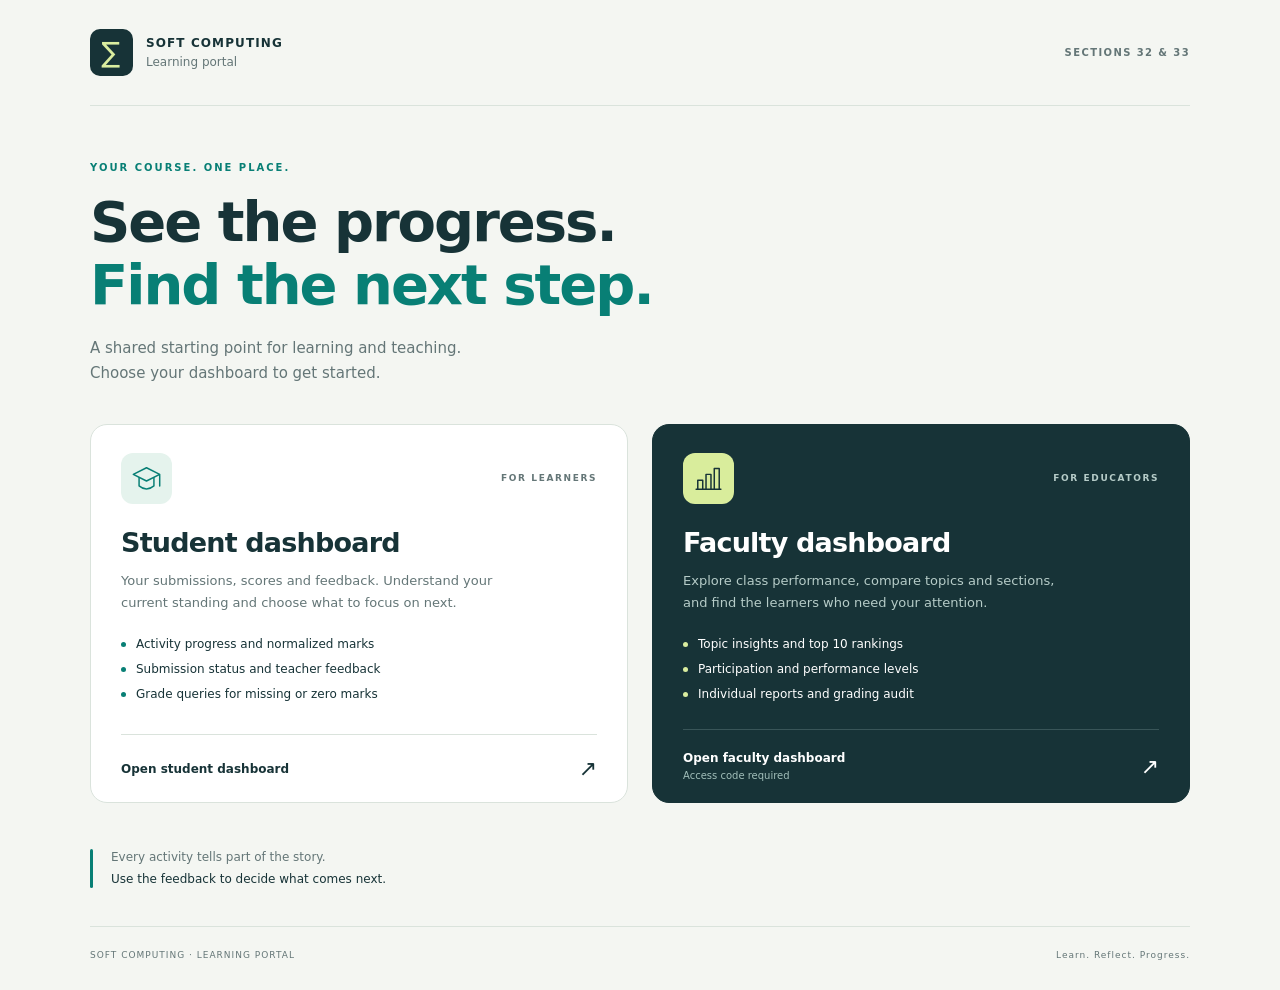
<file: student-grade-hub/site/index.html>
<!doctype html>
<html lang="en">
<head>
  <meta charset="utf-8">
  <meta name="viewport" content="width=device-width,initial-scale=1">
  <meta name="description" content="The Soft Computing portal for student progress and faculty analytics.">
  <title>Soft Computing · Learning Portal</title>
  <link rel="stylesheet" href="portal.css">
</head>
<body>
  <div class="portal-shell">
    <header class="portal-header"><a class="brand" href="./"><span class="brand-symbol" aria-hidden="true">∑</span><span>SOFT COMPUTING<small>Learning portal</small></span></a><span class="course-tag">SECTIONS 32 &amp; 33</span></header>
    <main>
      <section class="welcome"><p class="eyebrow">YOUR COURSE. ONE PLACE.</p><h1>See the progress.<br><span>Find the next step.</span></h1><p class="intro">A shared starting point for learning and teaching.<br>Choose your dashboard to get started.</p></section>
      <section class="dashboard-options" aria-label="Choose your dashboard">
        <a class="dashboard-card student-card" href="student.html">
          <div class="card-top"><span class="card-icon" aria-hidden="true"><svg viewBox="0 0 40 40" fill="none"><path d="m4 15 16-8 16 8-16 8-16-8Z"/><path d="M11 19v10c6 5 12 5 18 0V19M36 16v13"/></svg></span><span class="role">FOR LEARNERS</span></div>
          <h2>Student dashboard</h2><p>Your submissions, scores and feedback. Understand your current standing and choose what to focus on next.</p>
          <ul><li>Activity progress and normalized marks</li><li>Submission status and teacher feedback</li><li>Grade queries for missing or zero marks</li></ul>
          <div class="card-bottom"><span>Open student dashboard</span><span class="arrow" aria-hidden="true">↗</span></div>
        </a>
        <a class="dashboard-card faculty-card" href="faculty.html">
          <div class="card-top"><span class="card-icon" aria-hidden="true"><svg viewBox="0 0 40 40" fill="none"><path d="M7 32V22h6v10M17 32V15h6v17M27 32V8h6v24M5 33h30"/></svg></span><span class="role">FOR EDUCATORS</span></div>
          <h2>Faculty dashboard</h2><p>Explore class performance, compare topics and sections, and find the learners who need your attention.</p>
          <ul><li>Topic insights and top 10 rankings</li><li>Participation and performance levels</li><li>Individual reports and grading audit</li></ul>
          <div class="card-bottom"><span>Open faculty dashboard<small>Access code required</small></span><span class="arrow" aria-hidden="true">↗</span></div>
        </a>
      </section>
      <section class="portal-note"><span class="note-line" aria-hidden="true"></span><p>Every activity tells part of the story.<br><strong>Use the feedback to decide what comes next.</strong></p></section>
    </main>
    <footer><span>SOFT COMPUTING · LEARNING PORTAL</span><span>Learn. Reflect. Progress.</span></footer>
  </div>
</body>
</html>
</file>
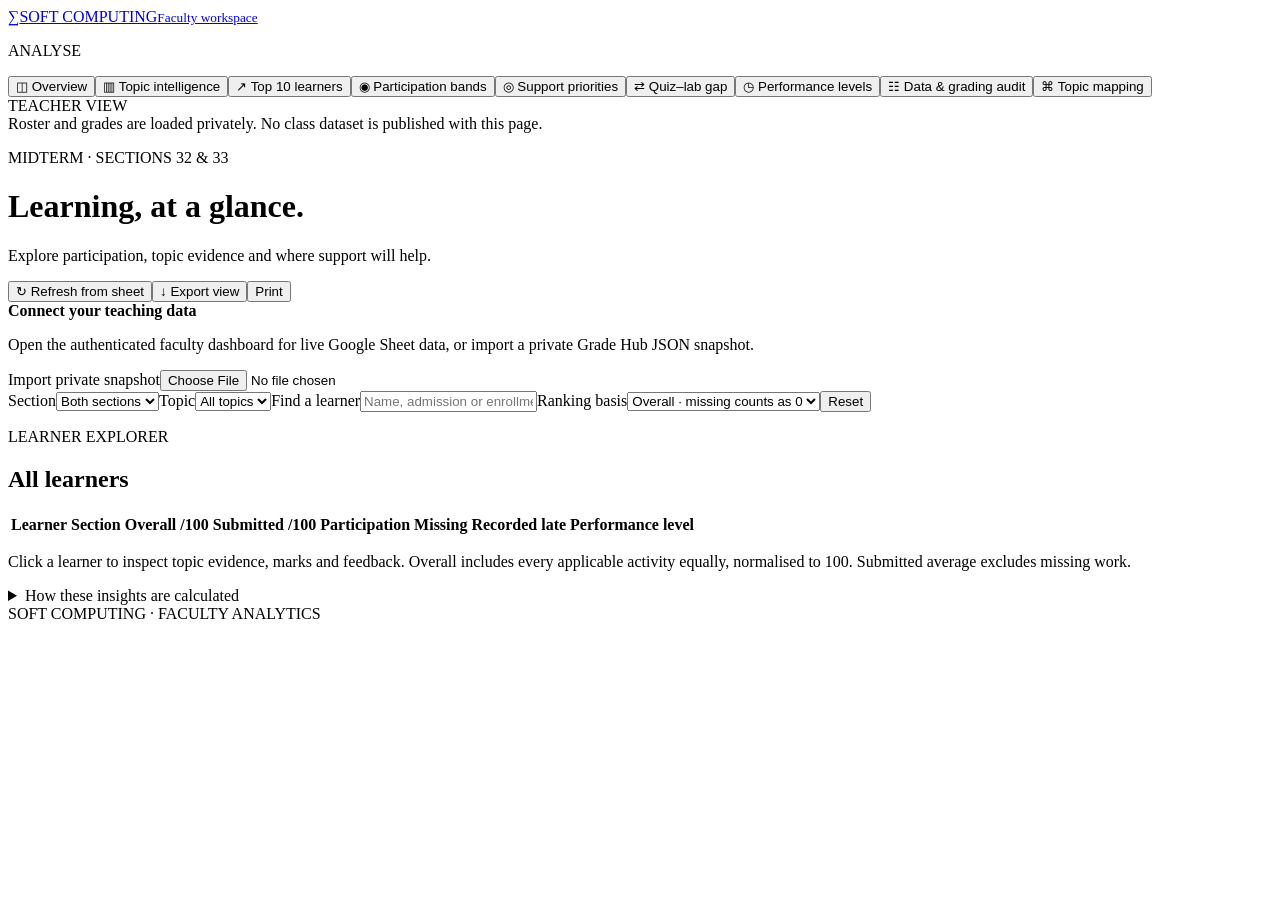
<file: student-grade-hub/site/teacher/index.html>
<!doctype html>
<html lang="en"><head><meta charset="utf-8"><meta name="viewport" content="width=device-width,initial-scale=1"><title>Soft Computing · Faculty Analytics</title><link rel="stylesheet" href="https://vipulshahi-ai.github.io/student-grade-hub/teacher/teacher.css"><base target="_blank"></head>
<body>
<aside><a class="brand" href="#" target="_self"><span class="brand-icon">∑</span><span>SOFT COMPUTING<small>Faculty workspace</small></span></a><p class="nav-label">ANALYSE</p><nav id="insight-nav"><button data-view="overview" class="selected">◫ <span>Overview</span></button><button data-view="topics">▥ <span>Topic intelligence</span></button><button data-view="top">↗ <span>Top 10 learners</span></button><button data-view="engagement">◉ <span>Participation bands</span></button><button data-view="support">◎ <span>Support priorities</span></button><button data-view="gap">⇄ <span>Quiz–lab gap</span></button><button data-view="performance">◷ <span>Performance levels</span></button><button data-view="audit">☷ <span>Data & grading audit</span></button><button data-view="mapping">⌘ <span>Topic mapping</span></button></nav><div class="privacy">TEACHER VIEW<br><span>Roster and grades are loaded privately. No class dataset is published with this page.</span></div></aside>
<main><header><div><p class="eyebrow">MIDTERM · SECTIONS 32 & 33</p><h1 id="page-title">Learning, at a glance.</h1><p id="page-subtitle">Explore participation, topic evidence and where support will help.</p></div><div class="actions"><button id="refresh" class="primary">↻ Refresh from sheet</button><button id="export">↓ Export view</button><button id="print">Print</button></div></header>
<section id="connection" class="connection"><div><strong id="connection-state">Connect your teaching data</strong><p id="freshness">Open the authenticated faculty dashboard for live Google Sheet data, or import a private Grade Hub JSON snapshot.</p></div><label class="file-button">Import private snapshot<input type="file" id="snapshot-file" accept=".json,application/json"></label></section>
<div id="status" role="status" aria-live="polite"></div>
<section class="filterbar"><label>Section<select id="section"><option value="">Both sections</option><option value="32">Section 32</option><option value="33">Section 33</option></select></label><label>Topic<select id="topic"><option value="">All topics</option></select></label><label class="search">Find a learner<input id="search" placeholder="Name, admission or enrollment"></label><label>Ranking basis<select id="metric"><option value="overall">Overall · missing counts as 0</option><option value="mastery">Submitted work only</option><option value="completion">Submission rate</option></select></label><button id="reset">Reset</button></section>
<section id="kpis" class="kpis"></section><section id="insight" aria-live="polite"></section>
<section class="panel learner-panel"><div class="panel-head"><div><p class="eyebrow">LEARNER EXPLORER</p><h2 id="table-title">All learners</h2></div><span id="table-count" class="muted"></span></div><div class="table-scroll"><table><thead><tr><th>Learner</th><th>Section</th><th>Overall /100</th><th>Submitted /100</th><th>Participation</th><th>Missing</th><th>Recorded late</th><th>Performance level</th></tr></thead><tbody id="learner-table"></tbody></table></div><p class="footnote">Click a learner to inspect topic evidence, marks and feedback. Overall includes every applicable activity equally, normalised to 100. Submitted average excludes missing work.</p></section>
<details class="method"><summary>How these insights are calculated</summary><p>Participation: Active ≥80% submitted; Intermediate active 50–79.9%; Low active &lt;50%. These are adjustable teaching indicators, not permanent student traits. Performance has three levels based on average submitted marks: High ≥80, Intermediate 50–79.9, Low below 50. Students without graded submissions remain unclassified and display a dash.</p><p>Topic rankings use whole-activity scores mapped to a single topic or mixed-topic group. A multi-topic assignment is never presented as a precise score for each individual topic. Missing records count as zero for overall performance. A recorded zero is still submitted when the backend status says Submitted.</p><p>Performance levels describe current submitted work, not learning speed or fixed ability. Historic submission timing with no explicit evidence is Unknown.</p></details>
<footer>SOFT COMPUTING · FACULTY ANALYTICS <span id="snapshot-date"></span></footer></main>
<dialog id="learner-dialog"><button id="close-dialog" class="close" aria-label="Close learner details">×</button><div id="learner-detail"></div></dialog>
<script src="https://vipulshahi-ai.github.io/student-grade-hub/teacher/analytics.js?v=student-insights-1"></script><script src="https://vipulshahi-ai.github.io/student-grade-hub/teacher/teacher.js?v=student-insights-1"></script></body></html>
</file>
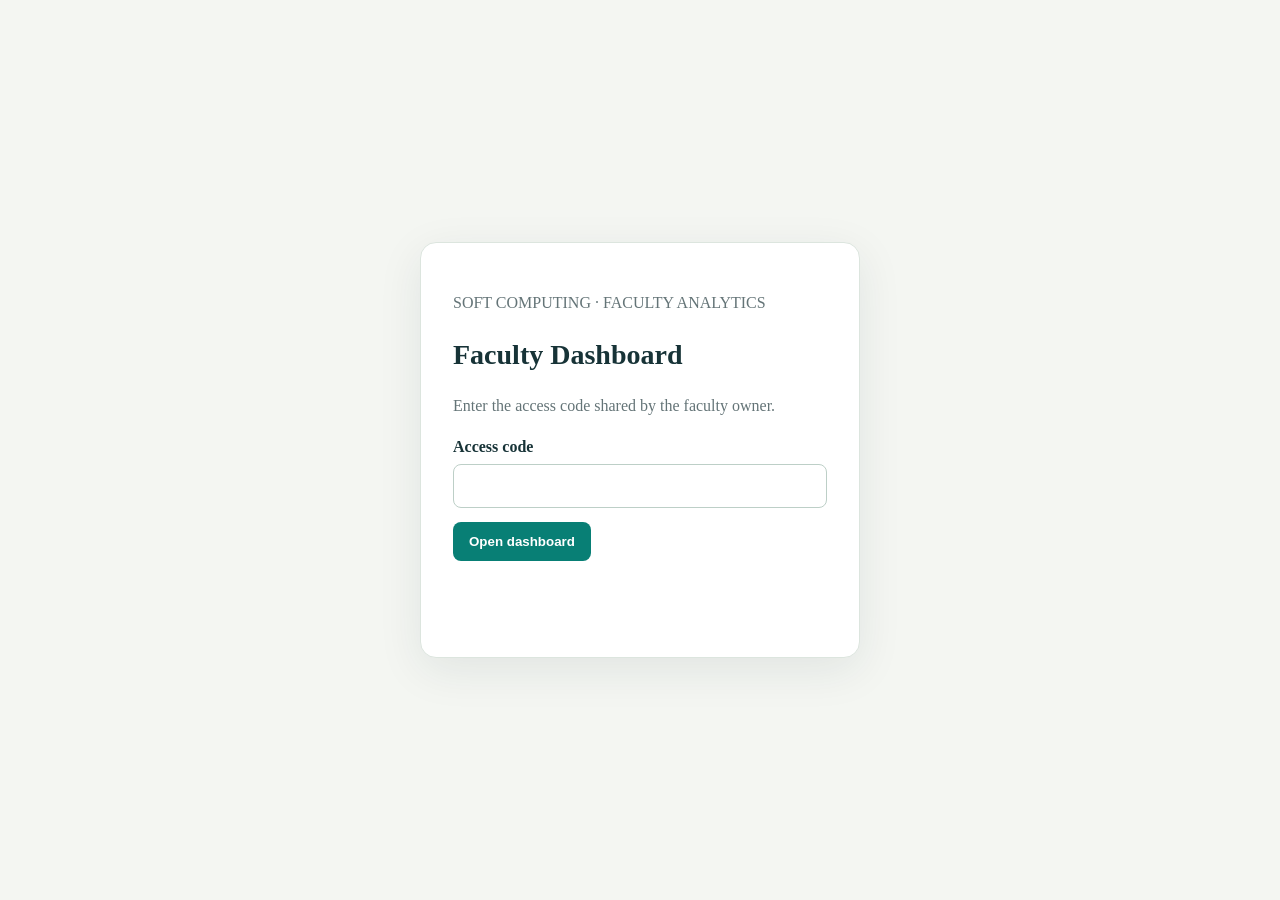
<file: student-grade-hub/site/faculty.html>
<!doctype html>
<html lang="en"><head><meta charset="utf-8"><meta name="viewport" content="width=device-width,initial-scale=1"><title>Soft Computing · Faculty Analytics</title><link rel="stylesheet" href="https://vipulshahi-ai.github.io/student-grade-hub/teacher/teacher.css"></head>
<body>
<aside><a class="brand" href="./"><span class="brand-icon">∑</span><span>SOFT COMPUTING<small>Faculty workspace</small></span></a><p class="nav-label">ANALYSE</p><nav id="insight-nav"><button data-view="overview" class="selected">◫ <span>Overview</span></button><button data-view="topics">▥ <span>Topic intelligence</span></button><button data-view="top">↗ <span>Top 10 learners</span></button><button data-view="engagement">◉ <span>Participation bands</span></button><button data-view="support">◎ <span>Support priorities</span></button><button data-view="gap">⇄ <span>Quiz–lab gap</span></button><button data-view="performance">◷ <span>Performance levels</span></button><button data-view="audit">☷ <span>Data & grading audit</span></button><button data-view="mapping">⌘ <span>Topic mapping</span></button></nav><div class="privacy">TEACHER VIEW<br><span>Roster and grades are loaded privately. No class dataset is published with this page.</span></div></aside>
<main><header><div><p class="eyebrow">MIDTERM · SECTIONS 32 & 33</p><h1 id="page-title">Learning, at a glance.</h1><p id="page-subtitle">Explore participation, topic evidence and where support will help.</p></div><div class="actions"><button id="refresh" class="primary">↻ Refresh from sheet</button><button id="export">↓ Export view</button><button id="print">Print</button></div></header>
<section id="connection" class="connection"><div><strong id="connection-state">Connect your teaching data</strong><p id="freshness">Live course data is protected by your faculty access code.</p></div><label class="file-button">Import private snapshot<input type="file" id="snapshot-file" accept=".json,application/json"></label></section>
<div id="status" role="status" aria-live="polite"></div>
<section class="filterbar"><label>Section<select id="section"><option value="">Both sections</option><option value="32">Section 32</option><option value="33">Section 33</option></select></label><label>Topic<select id="topic"><option value="">All topics</option></select></label><label class="search">Find a learner<input id="search" placeholder="Name, admission or enrollment"></label><label>Ranking basis<select id="metric"><option value="overall">Overall · missing counts as 0</option><option value="mastery">Submitted work only</option><option value="completion">Submission rate</option></select></label><button id="reset">Reset</button></section>
<section id="kpis" class="kpis"></section><section id="insight" aria-live="polite"></section>
<section class="panel learner-panel"><div class="panel-head"><div><p class="eyebrow">LEARNER EXPLORER</p><h2 id="table-title">All learners</h2></div><span id="table-count" class="muted"></span></div><div class="table-scroll"><table><thead><tr><th>Learner</th><th>Section</th><th>Overall /100</th><th>Submitted /100</th><th>Participation</th><th>Missing</th><th>Recorded late</th><th>Performance level</th></tr></thead><tbody id="learner-table"></tbody></table></div><p class="footnote">Click a learner to inspect topic evidence, marks and feedback. Overall includes every applicable activity equally, normalised to 100. Submitted average excludes missing work.</p></section>
<details class="method"><summary>How these insights are calculated</summary><p>Participation: Active ≥80% submitted; Intermediate active 50–79.9%; Low active &lt;50%. These are adjustable teaching indicators, not permanent student traits. Performance has three levels based on average submitted marks: High ≥80, Intermediate 50–79.9, Low below 50. Students without graded submissions remain unclassified and display a dash.</p><p>Topic rankings use whole-activity scores mapped to a single topic or mixed-topic group. A multi-topic assignment is never presented as a precise score for each individual topic. Missing records count as zero for overall performance. A recorded zero is still submitted when the backend status says Submitted.</p><p>Performance levels describe current submitted work, not learning speed or fixed ability. Historic submission timing with no explicit evidence is Unknown.</p></details>
<footer>SOFT COMPUTING · FACULTY ANALYTICS <span id="snapshot-date"></span></footer></main>
<dialog id="learner-dialog"><button id="close-dialog" class="close" aria-label="Close learner details">×</button><div id="learner-detail"></div></dialog>
<script src="https://vipulshahi-ai.github.io/student-grade-hub/teacher/analytics.js?v=student-insights-1"></script><script>/* Adapt the existing dashboard RPC calls to the code-protected HTTPS backend. */
(() => {
  'use strict';
  const endpoint = 'https://script.google.com/macros/s/AKfycbzughLfW4vcpW4eujWa4CDf87O7rurrAAi1kMTQ8s8utUwJX6CN0M0wdxIHvozqQ_JQ/exec';
  async function request(action, code, token) {
    const controller = new AbortController();
    const timeout = setTimeout(() => controller.abort(), 60000);
    try {
      const response = await fetch(endpoint, {
        method: 'POST', credentials: 'omit', redirect: 'follow',
        headers: {'Content-Type': 'text/plain;charset=UTF-8'},
        body: JSON.stringify({action, code, token}), signal: controller.signal,
      });
      if (!response.ok) throw new Error('The data service is unavailable. Please retry.');
      const payload = await response.json();
      if (!payload.ok) throw new Error(payload.error || 'Could not complete the request.');
      return payload.data;
    } catch (error) {
      if (error.name === 'AbortError') throw new Error('The data service took too long. Please retry.');
      throw error;
    } finally { clearTimeout(timeout); }
  }
  function runner(success = () => {}, failure = () => {}) {
    const call = (action, code, token) => request(action, code, token).then(success, failure);
    return {
      withSuccessHandler: fn => runner(fn, failure),
      withFailureHandler: fn => runner(success, fn),
      authenticateLeadership: (code, token) => call('login', code, token),
      getLeadershipData: token => call('data', undefined, token),
      lockLeadershipSession: token => call('lock', undefined, token),
    };
  }
  window.google = {script: {run: runner()}};
})();
</script><script>'use strict';
const A = window.GradeAnalytics;
const $ = id => document.getElementById(id);
const esc = v => String(v ?? '').replace(/[&<>"']/g,c=>({'&':'&amp;','<':'&lt;','>':'&gt;','"':'&quot;',"'":'&#39;'}[c]));
const score = n => n === null || n === undefined ? '—' : Number(n).toFixed(1);
let model=null,rawSnapshot=null,view='overview',band='All',visibleRows=[];
const labels={overview:['Learning, at a glance.','Explore participation, topic evidence and where support will help.'],topics:['Where understanding takes shape.','Compare topics using the activities that actually assessed them.'],top:['Recognise consistent performance.','Top 10 overall, within a section, or for the selected topic.'],engagement:['Participation is a starting point.','Separate consistent submission from gaps in participation.'],support:['Turn evidence into next steps.','Find the learners who need follow-up, practice or concept support.'],gap:['Connect theory with practice.','Compare submitted quiz work with coding and written assignments.'],performance:['Three performance levels.','Compare High, Intermediate and Low performance on submitted work.'],audit:['Trust the data behind the insight.','Inspect coverage, grading status and reconciliation evidence.'],mapping:['A transparent topic map.','See exactly which activity supports each topic comparison.']};
function status(text,error=false){$('status').textContent=text;$('status').classList.toggle('error',error);}
function acceptData(raw){if(!raw||!raw.students||!raw.activities||!raw.ledger)throw new Error('This file needs Students, Activities and Student_Activity data.');rawSnapshot=raw;model=A.normalize(raw);const old=$('topic').value;$('topic').innerHTML='<option value="">All topics</option>'+[...new Set(model.activities.map(a=>a.topic))].sort().map(t=>`<option>${esc(t)}</option>`).join('');if([...$('topic').options].some(o=>o.value===old))$('topic').value=old;$('connection-state').textContent='Teaching data connected';$('freshness').textContent=`${model.students.length} learners · ${model.activities.length} activity definitions · Refreshed ${formatDate(model.generatedAt)}`;$('snapshot-date').textContent='AS OF '+formatDate(model.generatedAt);render();}
function formatDate(value){const d=new Date(value);return Number.isNaN(d.getTime())?'date unavailable':d.toLocaleString('en-IN',{dateStyle:'medium',timeStyle:'short',timeZone:'Asia/Kolkata'});}
function refresh(){if(!window.google?.script?.run){status('For live refresh, open the faculty Apps Script dashboard while signed into the teacher account. You can also import a private JSON snapshot here.');return;}status('Reading the latest Google Sheet…');$('refresh').disabled=true;google.script.run.withSuccessHandler(raw=>{try{acceptData(raw);status('Updated from the Google Sheet.');}catch(e){status(e.message,true);}$('refresh').disabled=false;}).withFailureHandler(error=>{status(error.message||'Could not read the teaching data.',true);$('refresh').disabled=false;}).getTeacherData();}
function filtered(){return A.select(model,{section:$('section').value,topic:$('topic').value,query:$('search').value.trim()});}
function kpi(label,value,detail,accent=false){return `<article class="kpi ${accent?'accent':''}"><span class="label">${label}</span><strong>${value}</strong><small>${detail}</small></article>`;}
function panel(title,html,eyebrow='INSIGHT'){return `<article class="panel"><div class="panel-head"><div><p class="eyebrow">${eyebrow}</p><h2>${title}</h2></div></div>${html}</article>`;}
function bars(items){return items.map(x=>`<div class="bar-row"><span>${esc(x.label)}</span><div class="track"><div class="fill ${x.tone||(x.value<40?'red':x.value<65?'amber':'')}" style="width:${Math.max(0,Math.min(100,x.value))}%"></div></div><strong>${score(x.value)}${esc(x.unit||'')}</strong></div>`).join('');}
function rankedCards(rows){return A.rank(rows,$('metric').value,10).map((s,i)=>`<div class="rank-card" data-key="${esc(s.key)}"><span class="rank-number">${s.rank}</span><div><strong>${esc(s.name)}</strong><small>Section ${esc(s.section)} · ${esc(s.admission)}</small></div><span class="rank-score">${score(s[$('metric').value])}${$('metric').value==='completion'?'%':''}</span></div>`).join('')||'<p class="empty">No learners match these filters.</p>';}
function render(){if(!model){$('insight').innerHTML=panel('Ready for your teaching data','<p class="empty">Connect the private Google Sheet to begin.<br>Participation, topic results, rankings and learner drill-downs appear here.</p>');return;}
  let rows=filtered();const submitted=rows.reduce((t,s)=>t+s.submitted,0),total=rows.reduce((t,s)=>t+s.rows.length,0);
  $('page-title').textContent=labels[view][0];$('page-subtitle').textContent=labels[view][1];
  $('kpis').innerHTML=kpi('LEARNERS IN VIEW',rows.length,`${new Set(rows.map(s=>s.section)).size} section(s)`)+kpi('EQUAL-WEIGHT AVERAGE',score(A.mean(rows.map(s=>s.overall))),'/100 · missing work included',true)+kpi('SUBMISSION RATE',score(total?submitted/total*100:0)+'%',`${submitted} of ${total} expected records`)+kpi('FOLLOW-UP PRIORITY',rows.filter(s=>s.completion<50||s.mastery!==null&&s.mastery<50).length,'Low participation or concept support');
  let html='';
  if(view==='overview'){
    const topicItems=[...new Set(rows.flatMap(s=>s.rows.map(r=>r.topic)))].map(t=>({label:t,value:A.mean(rows.flatMap(s=>s.rows.filter(r=>r.topic===t).map(r=>r.score)))||0})).sort((a,b)=>b.value-a.value).slice(0,6);
    const counts=['Active','Intermediate active','Low active'].map(x=>rows.filter(s=>s.engagement===x).length);
    const sectionBars=bars(['32','33'].map(section=>({label:'Section '+section,value:A.mean(rows.filter(s=>s.section===section).map(s=>s.overall))||0})));
    html=`<div class="two-col">${panel('Topic performance',bars(topicItems)+'<p class="footnote">Includes missing work as zero. Open Topic intelligence for submitted-only averages and evidence coverage.</p>','CONCEPTS IN VIEW')}${panel('Participation mix',`<div class="segmented">${counts.map((n,i)=>`<span class="${['green','yellow','red'][i]}" style="width:${rows.length?n/rows.length*100:0}%"></span>`).join('')}</div><div class="segment-legend">${counts.map((n,i)=>`<span><i class="dot ${['green','yellow','red'][i]}"></i>${['Active','Intermediate','Low active'][i]} · ${n}</span>`).join('')}</div><p class="insight-note">${rows.filter(s=>s.completion<50).length} learners have submitted fewer than half of their expected activities. Start with a submission check-in, then review submitted work for concept gaps.</p>`,'ENGAGEMENT')}</div><div class="two-col">${panel('Section comparison',sectionBars)}${panel('Top performers',rankedCards(rows))}</div>`;
  } else if(view==='topics'){
    const names=[...new Set(rows.flatMap(s=>s.rows.map(r=>r.topic)))];
    html='<div class="topic-grid">'+names.map(topic=>{const rs=rows.flatMap(s=>s.rows.filter(r=>r.topic===topic)),submitted=rs.filter(r=>r.submitted),avg=A.mean(rs.map(r=>r.score))||0;return `<article class="topic-card" data-topic="${esc(topic)}" tabindex="0" role="button"><h3>${esc(topic)}</h3><strong>${score(avg)} <small>/100</small></strong><span class="metric-label">All expected work</span><div class="track"><div class="fill" style="width:${avg}%"></div></div><small>Submitted average ${score(A.mean(submitted.map(r=>r.score)))} · ${submitted.length}/${rs.length} records</small></article>`;}).join('')+'</div><p class="footnote">Select a topic card to focus the learner explorer. Mixed-topic groups reflect bundled marks; they do not imply separate question-level scores.</p>';
  } else if(view==='top'){
    html=`<div class="insight-buttons"><button data-section="" class="${!$('section').value?'active':''}">Top 10 overall</button><button data-section="32" class="${$('section').value==='32'?'active':''}">Top 10 · Section 32</button><button data-section="33" class="${$('section').value==='33'?'active':''}">Top 10 · Section 33</button></div>${panel($('topic').value?esc($('topic').value):'Overall top 10',rankedCards(rows))}`;rows=A.rank(rows,$('metric').value,10);
  } else if(view==='engagement'||view==='support'){
    const options=view==='engagement'?['All','Active','Intermediate active','Low active']:['All','Missing work','Concept support','Zero-mark work','Recorded late','High mastery, low participation'];
    if(!options.includes(band))band='All';
    html=panel(view==='engagement'?'Find a participation group':'Choose a follow-up list',`<div class="insight-buttons">${options.map(o=>`<button data-band="${esc(o)}" class="${band===o?'active':''}">${esc(o)}</button>`).join('')}</div><p class="insight-note">${view==='engagement'?'Participation uses submission coverage, independent of marks. These groups describe current activity, not ability.':'Support lists distinguish missing evidence from difficulties in submitted work. Use them to choose a practical next action.'}</p>`);
    rows=rows.filter(s=>band==='All'||view==='engagement'&&s.engagement===band||band==='Missing work'&&s.missing>0||band==='Concept support'&&s.mastery!==null&&s.mastery<50||band==='Zero-mark work'&&s.zero>0||band==='Recorded late'&&s.late>0||band==='High mastery, low participation'&&s.mastery>=80&&s.completion<50);
  } else if(view==='gap'){
    rows=rows.filter(s=>s.quiz!==null&&s.lab!==null).sort((a,b)=>Math.abs(b.quiz-b.lab)-Math.abs(a.quiz-a.lab));
    html=panel('Theory–practice differences',`<p class="insight-note">A gap of 20 points or more is a follow-up signal. Quiz average uses submitted quizzes; practical average uses submitted coding, assignments and assessments. Different assessment difficulty can also explain a gap.</p><div class="table-scroll"><table><thead><tr><th>Learner</th><th>Quiz /100</th><th>Practical /100</th><th>Difference</th><th>Suggested focus</th></tr></thead><tbody>${rows.slice(0,15).map(s=>`<tr data-key="${s.key}"><td>${esc(s.name)}</td><td>${score(s.quiz)}</td><td>${score(s.lab)}</td><td>${score(s.quiz-s.lab)}</td><td>${Math.abs(s.quiz-s.lab)<20?'Balanced evidence':s.quiz>s.lab?'Guided coding practice':'Explain concepts and reasoning'}</td></tr>`).join('')}</tbody></table></div>`);
  } else if(view==='performance'){
    const classified=rows.filter(s=>s.performanceLevel!==null);
    const options=['All','High','Intermediate','Low'];if(!options.includes(band))band='All';
    html=panel('Performance levels',`<p class="insight-note">High: 80–100. Intermediate: 50–79.9. Low: below 50. Scores are normalised to 100 and averaged across submitted work; submission coverage is shown separately.</p><div class="insight-buttons">${options.map(o=>`<button data-band="${o}" class="${band===o?'active':''}">${o}</button>`).join('')}</div>${bars(['High','Intermediate','Low'].map(label=>({label:label+' · '+classified.filter(s=>s.performanceLevel===label).length+' learners',unit:'%',tone:label==='High'?'green':label==='Intermediate'?'amber':'red',value:classified.length?100*classified.filter(s=>s.performanceLevel===label).length/classified.length:0})))}<p class="footnote">${classified.length} learners have graded evidence. ${rows.length-classified.length} without graded submissions remain unclassified; this is a data status, not another performance level.</p>`);
    rows=rows.filter(s=>band==='All'||s.performanceLevel===band);
  } else if(view==='audit'){
    const checks=model.audit.checks||[];html=panel('Reconciliation status',`<ul id="audit-list">${checks.map(c=>`<li><strong>${esc(c.label)}:</strong> ${esc(c.result)} <span class="muted">${esc(c.at||'')}</span></li>`).join('')||'<li>No LMS audit record is attached to this snapshot. A live sheet read alone does not prove LMS agreement.</li>'}<li><strong>Ledger quality:</strong> ${model.issues.length} duplicate or invalid-mark issue(s).</li><li><strong>Timing coverage:</strong> ${model.students.reduce((t,s)=>t+s.timingKnown,0)} of ${model.students.reduce((t,s)=>t+s.submitted,0)} submitted records have explicit timing evidence.</li><li><strong>Open student grade queries:</strong> ${model.queries.filter(q=>q.Status==='Open').length}.</li></ul><p class="insight-note">Grades and submission status are separate evidence. A blank LMS grade does not establish non-submission; submission records must be checked before changing status.</p>`);
    html+=panel('Activity-level coverage','<div class="table-scroll"><table><thead><tr><th>Topic</th><th>Assessment evidence</th><th>Expected</th><th>Submitted</th><th>Missing</th><th>Recorded zero</th></tr></thead><tbody>'+model.activities.map(a=>{const rs=model.students.flatMap(s=>s.rows.filter(r=>r.id===a.id));return `<tr><td class="wrap">${esc(a.topic)}</td><td class="wrap">${esc(a.title)}</td><td>${rs.length}</td><td>${rs.filter(r=>r.submitted).length}</td><td>${rs.filter(r=>!r.submitted).length}</td><td>${rs.filter(r=>r.submitted&&r.score===0).length}</td></tr>`;}).join('')+'</tbody></table></div>');
  } else if(view==='mapping'){
    html=panel('Activity → topic evidence','<p class="insight-note">Topic names are the primary analytical labels. This mapping retains original activity titles for traceability. Broad or ambiguous assessments remain mixed-topic groups. Update the Teacher_Topics tab to refine a mapping; refresh here to apply it.</p><div class="table-scroll"><table><thead><tr><th>Topic</th><th>Assessment evidence</th><th>Type</th><th>Section</th><th>Reference</th></tr></thead><tbody>'+model.activities.map(a=>`<tr><td class="wrap">${esc(a.topic)}</td><td class="wrap">${esc(a.title)}</td><td>${esc(a.category)}</td><td>${esc(a.section)}</td><td>${esc(a.id)}</td></tr>`).join('')+'</tbody></table></div>');
  }
  $('insight').innerHTML=html;visibleRows=rows;$('table-title').textContent=view==='top'?'Top 10 learners':(view==='support'||view==='performance')&&band!=='All'?band:'Learners in this view';$('table-count').textContent=rows.length+' learners';
  $('learner-table').innerHTML=rows.slice().sort((a,b)=>view==='gap'?0:b[$('metric').value]-a[$('metric').value]).map(s=>`<tr data-key="${esc(s.key)}" tabindex="0"><td><span class="learner-name">${esc(s.name)}</span><span class="learner-id">${esc(s.admission)}</span></td><td>${esc(s.section)}</td><td><strong>${score(s.overall)}</strong></td><td>${score(s.mastery)}</td><td><span class="pill ${s.completion<50?'red':s.completion<80?'amber':''}">${score(s.completion)}% · ${s.submitted}/${s.rows.length}</span></td><td>${s.missing}</td><td>${s.late}</td><td><span class="pill ${s.mastery===null?'gray':s.mastery<50?'red':s.mastery<80?'amber':''}">${esc(s.performanceLevel||'—')}</span></td></tr>`).join('')||'<tr><td colspan="8" class="empty">No learners match this view.</td></tr>';
  document.querySelectorAll('[data-key]').forEach(n=>{n.addEventListener('click',()=>showLearner(n.dataset.key));n.addEventListener('keydown',e=>{if(e.key==='Enter')showLearner(n.dataset.key);});});
  document.querySelectorAll('[data-topic]').forEach(n=>{n.addEventListener('click',()=>{$('topic').value=n.dataset.topic;render();});n.addEventListener('keydown',e=>{if(e.key==='Enter'){$('topic').value=n.dataset.topic;render();}});});
  document.querySelectorAll('[data-band]').forEach(n=>n.addEventListener('click',()=>{band=n.dataset.band;render();}));document.querySelectorAll('[data-section]').forEach(n=>n.addEventListener('click',()=>{$('section').value=n.dataset.section;render();}));
}
function showLearner(key){const s=model.students.find(s=>s.key===key);if(!s)return;const strongest=s.topics.filter(t=>t.submitted).slice().sort((a,b)=>b.mastery-a.mastery)[0];const weakest=s.topics.filter(t=>t.submitted).slice().sort((a,b)=>a.mastery-b.mastery)[0];$('learner-detail').innerHTML=`<p class="eyebrow">LEARNER PROFILE</p><h2>${esc(s.name)}</h2><p class="detail-meta">Section ${esc(s.section)} · ${esc(s.admission)} · ${esc(s.engagement)}</p><div class="kpis">${kpi('OVERALL',score(s.overall),'/100 · equal activity weight',true)}${kpi('SUBMITTED AVERAGE',score(s.mastery),'/100 · submitted work only')}${kpi('SUBMITTED',s.submitted,s.missing+' missing')}${kpi('LATE EVIDENCE',s.late,(s.submitted-s.timingKnown)+' timing unknown')}</div><p class="insight-note"><strong>Strongest evidence:</strong> ${strongest?esc(strongest.topic)+' ('+score(strongest.mastery)+'/100)':'No submitted evidence'}. <strong>Next focus:</strong> ${s.missing>0?'Review '+s.missing+' missing activities; ':''}${weakest?esc(weakest.topic):'Build an initial evidence record'}.</p><h3 style="margin:22px 0">Topic performance</h3>${bars(s.topics.map(t=>({label:t.topic,value:t.score})))}<div class="table-scroll"><table><thead><tr><th>Topic</th><th>Assessment</th><th>Marks</th><th>Normalised</th><th>Status / timing</th><th>Feedback</th></tr></thead><tbody>${s.rows.map(r=>`<tr><td class="wrap">${esc(r.topic)}</td><td class="wrap">${esc(r.title)}</td><td>${r.marks}/${r.max}</td><td>${score(r.score)}</td><td><span class="pill ${!r.submitted?'red':r.timing==='Late'?'amber':r.timing==='Unknown'?'gray':''}">${r.submitted?r.timing:'Not submitted'}</span></td><td class="wrap">${esc(r.comment||'—')}</td></tr>`).join('')}</tbody></table></div>`;$('learner-dialog').showModal();}
document.querySelectorAll('[data-view]').forEach(n=>n.addEventListener('click',()=>{view=n.dataset.view;band='All';document.querySelectorAll('[data-view]').forEach(b=>b.classList.toggle('selected',b===n));render();}));
['section','topic','metric'].forEach(id=>$(id).addEventListener('change',render));$('search').addEventListener('input',render);$('reset').addEventListener('click',()=>{$('section').value='';$('topic').value='';$('search').value='';band='All';render();});$('refresh').addEventListener('click',refresh);$('print').addEventListener('click',()=>window.print());$('close-dialog').addEventListener('click',()=>$('learner-dialog').close());
$('snapshot-file').addEventListener('change',async e=>{const f=e.target.files[0];if(!f)return;try{acceptData(JSON.parse(await f.text()));status('Private snapshot loaded in this browser. It was not uploaded.');}catch(error){status(error.message,true);}});
$('export').addEventListener('click',()=>{if(!model)return status('Connect your teaching data first.');const fields=['name','admission','section','overall','mastery','completion','submitted','missing','late','engagement','performanceLevel'];const csv=[fields.join(','),...visibleRows.map(s=>fields.map(f=>'"'+String(s[f]??'').replace(/"/g,'""')+'"').join(','))].join('\r\n');const a=document.createElement('a');a.href=URL.createObjectURL(new Blob(['\ufeff'+csv],{type:'text/csv;charset=utf-8'}));a.download='soft-computing-'+view+'.csv';a.click();setTimeout(()=>URL.revokeObjectURL(a.href),1000);});
render();
</script><style>#leadership-gate{position:fixed;inset:0;z-index:10000;display:grid;place-items:center;background:#f4f6f2;padding:20px}#leadership-gate[hidden]{display:none}#leadership-gate .gate-card{width:min(440px,100%);box-sizing:border-box;background:white;border:1px solid #dce5de;border-radius:16px;padding:32px;color:#173337;box-shadow:0 12px 45px #17333716}#leadership-gate h1{font-size:28px}#leadership-gate p{line-height:1.5;color:#647477}#leadership-gate label{display:block;margin:20px 0 8px;font-weight:700}#leadership-gate input{box-sizing:border-box;width:100%;border:1px solid #bdcfc7;border-radius:8px;padding:12px;font:inherit}#leadership-gate button{margin-top:14px;background:#087f75;color:white;border:0;border-radius:8px;padding:12px 16px;font-weight:700}#leadership-gate #gate-message{min-height:2em;color:#9c3b36}</style>
<section id="leadership-gate" role="dialog" aria-modal="true" aria-label="Faculty Dashboard"><form class="gate-card" id="leadership-form"><p class="eyebrow">SOFT COMPUTING · FACULTY ANALYTICS</p><h1>Faculty Dashboard</h1><p>Enter the access code shared by the faculty owner.</p><label for="leadership-code">Access code</label><input id="leadership-code" type="password" autocomplete="off" required><button id="leadership-submit" type="submit">Open dashboard</button><p id="gate-message" role="status" aria-live="polite"></p></form></section>
<script>
(()=>{'use strict';let token=null,sessionTimer=null;const gate=document.getElementById('leadership-gate'),form=document.getElementById('leadership-form'),input=document.getElementById('leadership-code'),msg=document.getElementById('gate-message'),submit=document.getElementById('leadership-submit');
const dashboardSections=[...document.body.children].filter(el=>el!==gate&&!['SCRIPT','STYLE'].includes(el.tagName));function setDashboardInert(value){dashboardSections.forEach(el=>{el.inert=value;});}setDashboardInert(true);
const currentRefresh=document.getElementById('refresh'),refreshButton=currentRefresh.cloneNode(true);currentRefresh.replaceWith(refreshButton);
const lockButton=document.createElement('button');lockButton.type='button';lockButton.textContent='Lock dashboard';lockButton.hidden=true;document.querySelector('.actions').append(lockButton);
function showGate(message){token=null;input.hidden=false;input.required=true;document.querySelector('label[for="leadership-code"]').hidden=false;submit.textContent='Open dashboard';clearTimeout(sessionTimer);lockButton.hidden=true;model=null;rawSnapshot=null;document.getElementById('learner-table').replaceChildren();document.getElementById('kpis').replaceChildren();document.getElementById('insight').replaceChildren();document.getElementById('learner-dialog').close();setDashboardInert(true);input.value='';gate.hidden=false;submit.disabled=false;msg.textContent=message||'';input.focus();}
function loadData(opening=false){
  if(!token)return showGate('Enter your access code to continue.');
  const requestToken=token;refreshButton.disabled=true;
  if(opening){submit.disabled=true;msg.textContent='Access code accepted. Loading dashboard…';}
  status('Reading the latest Google Sheet…');
  function failed(e){
    if(token!==requestToken)return;
    refreshButton.disabled=false;
    const detail=e?.message||'The spreadsheet could not be loaded.';
    if(/session.*(?:expired|revoked)|secure session/i.test(detail)){showGate(detail);return;}
    if(opening){submit.disabled=false;submit.textContent='Retry loading data';msg.textContent='Access code accepted. Data could not load: '+detail;}
    else status('Refresh failed. Previously loaded data is still shown. '+detail,true);
  }
  google.script.run.withSuccessHandler(raw=>{
    if(token!==requestToken)return;
    try{acceptData(raw);}catch(e){failed(e);return;}
    status('Updated from the Google Sheet.');refreshButton.disabled=false;
    if(opening){gate.hidden=true;setDashboardInert(false);lockButton.hidden=false;submit.disabled=false;submit.textContent='Open dashboard';msg.textContent='';}
  }).withFailureHandler(failed).getLeadershipData(requestToken);
}
refreshButton.addEventListener('click',()=>loadData(false));
lockButton.addEventListener('click',()=>{const oldToken=token;showGate('Dashboard locked.');if(oldToken)google.script.run.lockLeadershipSession(oldToken);});
form.addEventListener('submit',e=>{e.preventDefault();if(token){loadData(true);return;}if(!window.crypto?.getRandomValues){msg.textContent='A secure browser is required.';return;}const bytes=new Uint8Array(32);crypto.getRandomValues(bytes);const candidate=Array.from(bytes,n=>n.toString(16).padStart(2,'0')).join('');const entered=input.value;input.value='';submit.disabled=true;msg.textContent='Checking access…';google.script.run.withSuccessHandler(()=>{token=candidate;input.hidden=true;input.required=false;document.querySelector('label[for="leadership-code"]').hidden=true;sessionTimer=setTimeout(()=>showGate('Session expired. Enter your code again.'),1800000);loadData(true);}).withFailureHandler(error=>{submit.disabled=false;msg.textContent=error.message||'Could not check access.';input.focus();}).authenticateLeadership(entered,candidate);});
})();
</script>
</body></html>
</file>
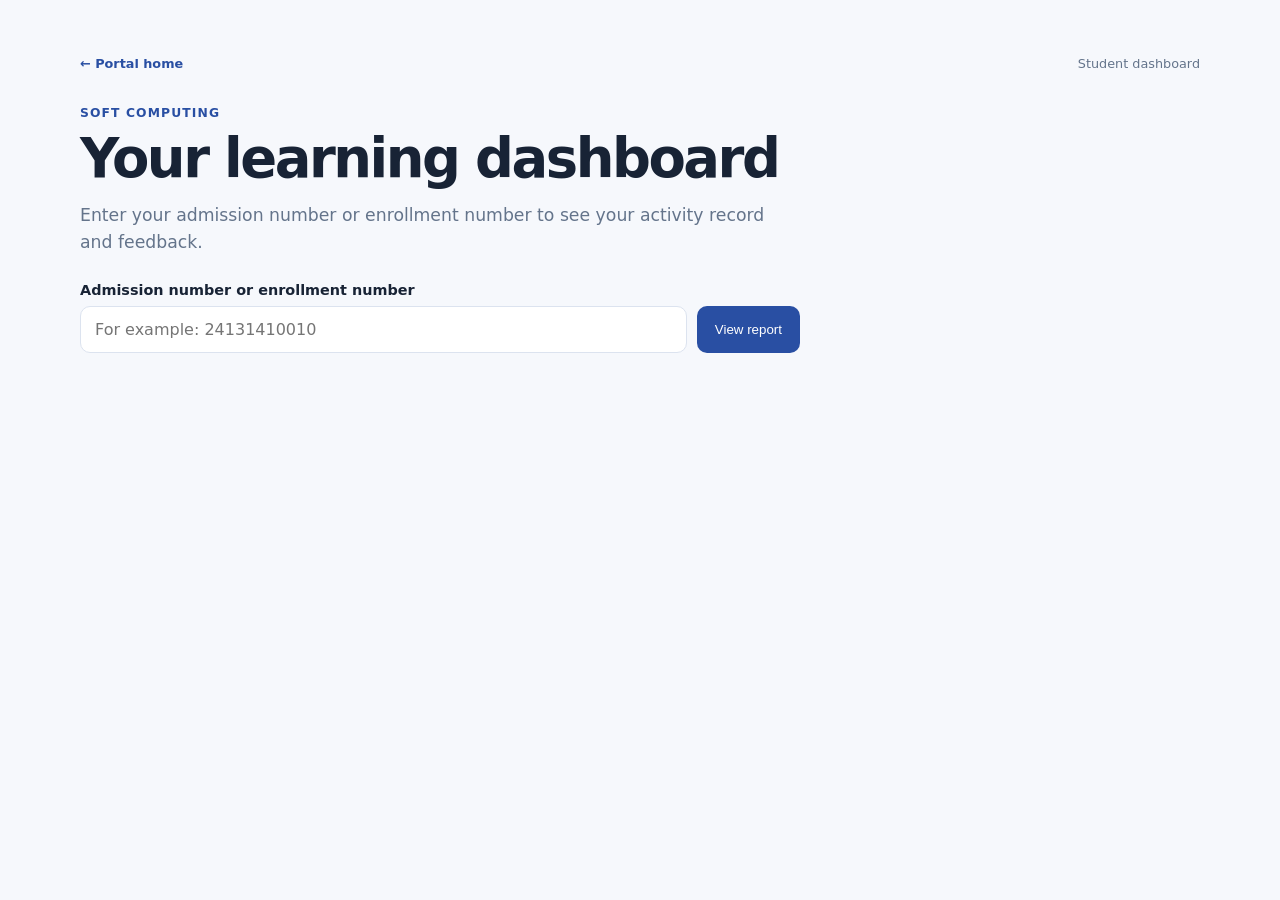
<file: student-grade-hub/site/student.html>
<!doctype html>
<html lang="en">
  <head>
    <meta charset="utf-8" />
    <meta name="viewport" content="width=device-width, initial-scale=1" />
    <meta name="description" content="View your Soft Computing activity submissions, marks, feedback and performance." />
    <title>Soft Computing · Student Dashboard</title>
    <link rel="stylesheet" href="styles.css?v=student-insights-1" />
  </head>
  <body>
    <main class="shell">
      <nav class="portal-return" aria-label="Portal navigation"><a href="./">← Portal home</a><span>Student dashboard</span></nav>
      <section class="hero">
        <p class="eyebrow">Soft Computing</p>
        <h1>Your learning dashboard</h1>
        <p class="intro">Enter your admission number or enrollment number to see your activity record and feedback.</p>
        <form id="lookup-form" class="lookup-form">
          <label for="student-id">Admission number or enrollment number</label>
          <div class="lookup-row">
            <input id="student-id" name="student-id" autocomplete="off" placeholder="For example: 24131410010" required />
            <button type="submit">View report</button>
          </div>
        </form>
        <p id="status-message" class="status-message" aria-live="polite"></p>
      </section>

      <section id="report" class="report hidden" aria-live="polite">
        <header class="student-header">
          <div>
            <p class="eyebrow">Your current standing</p>
            <h2 id="student-name"></h2>
            <p id="student-meta" class="muted"></p>
          </div>
          <div class="score-card">
            <span>Equal-weight score</span>
            <strong id="overall-score"></strong>
            <small>out of 100</small>
          </div>
        </header>

        <div class="summary-grid">
          <article class="metric"><span>Activities</span><strong id="activity-count"></strong></article>
          <article class="metric success"><span>Submitted</span><strong id="submitted-count"></strong></article>
          <article class="metric warning"><span>Not submitted</span><strong id="missing-count"></strong></article>
        </div>

        <section id="student-insights" class="panel hidden" aria-label="Your standing and topic insights">
          <div class="panel-heading"><div><p class="eyebrow">Your standing</p><h3>See where you stand</h3></div><span id="insights-updated" class="scale"></span></div>
          <div id="standing-cards" class="standing-cards"></div>
          <p id="participation-insight" class="muted"></p>
          <h3>Topic performance</h3><p class="muted">Scores include missing work as zero. Topic rankings compare your section. Mixed-topic assessments remain grouped.</p>
          <div id="topic-comparisons" class="topic-comparisons"></div>
          <div class="panel-heading leaderboard-heading"><div><p class="eyebrow">Anonymous leaderboard</p><h3>Top 10 positions, including ties</h3></div></div>
          <label for="leaderboard-scope">Compare</label><select id="leaderboard-scope"><option value="section">My section</option><option value="overall">Both sections</option><option value="topic">Topic in my section</option></select>
          <label for="leaderboard-topic">Topic</label><select id="leaderboard-topic" disabled></select>
          <div id="leaderboard-list" class="leaderboard-list"></div>
          <p class="muted">Classmates use stable anonymous aliases; your entry is marked You. Section rank is the primary comparison because sections may have different assessments. Each applicable activity is normalised to 100 and weighted equally; missing work counts as zero. Equal displayed scores share a rank.</p>
        </section>

        <section class="panel">
          <div class="panel-heading"><div><p class="eyebrow">Performance</p><h3>Score by activity</h3></div><span class="scale">0–100 scale</span></div>
          <div class="chart-legend" aria-label="Submission timing legend">
            <span><i class="legend-dot on-time"></i>On-time submission</span>
            <span><i class="legend-dot late"></i>Late submission</span>
            <span><i class="legend-dot missing"></i>Not submitted</span>
            <span><i class="legend-dot unknown"></i>Timing unavailable</span>
          </div>
          <div id="performance-chart" class="chart" role="img" aria-label="Normalized score by activity"></div>
        </section>

        <section class="feedback-grid" aria-label="Mid-semester feedback">
          <article class="feedback-card positive"><p class="eyebrow">Mid-semester reflection</p><h3>What was done better</h3><p id="doing-well"></p></article>
          <article class="feedback-card improve"><p class="eyebrow">Next focus</p><h3>What can be improved</h3><p id="improve-next"></p></article>
        </section>

        <section class="panel">
          <div class="panel-heading"><div><p class="eyebrow">Activity record</p><h3>Submissions and feedback</h3></div></div>
          <div id="activity-list" class="activity-list"></div>
        </section>

        <section id="grade-query-panel" class="panel hidden">
          <div class="panel-heading"><div><p class="eyebrow">Grade query</p><h3>Submitted work not shown correctly?</h3></div></div>
          <p class="query-intro">Select one or more activities that you submitted but that show as not submitted or 0. Your query is recorded for review.</p>
          <form id="grade-query-form">
            <fieldset id="grade-query-options" class="query-options"></fieldset>
            <label for="grade-query-note">Optional note</label>
            <textarea id="grade-query-note" maxlength="1000" placeholder="For example: submission uploaded before the deadline."></textarea>
            <button type="submit">Submit grade query</button>
            <p id="grade-query-message" class="status-message" aria-live="polite"></p>
          </form>
        </section>
      </section>
    </main>
    <script src="config.js?v=student-insights-1"></script>
    <script src="app.js?v=student-insights-1"></script>
    <script src="student-insights.js?v=1"></script>
  </body>
</html>
</file>
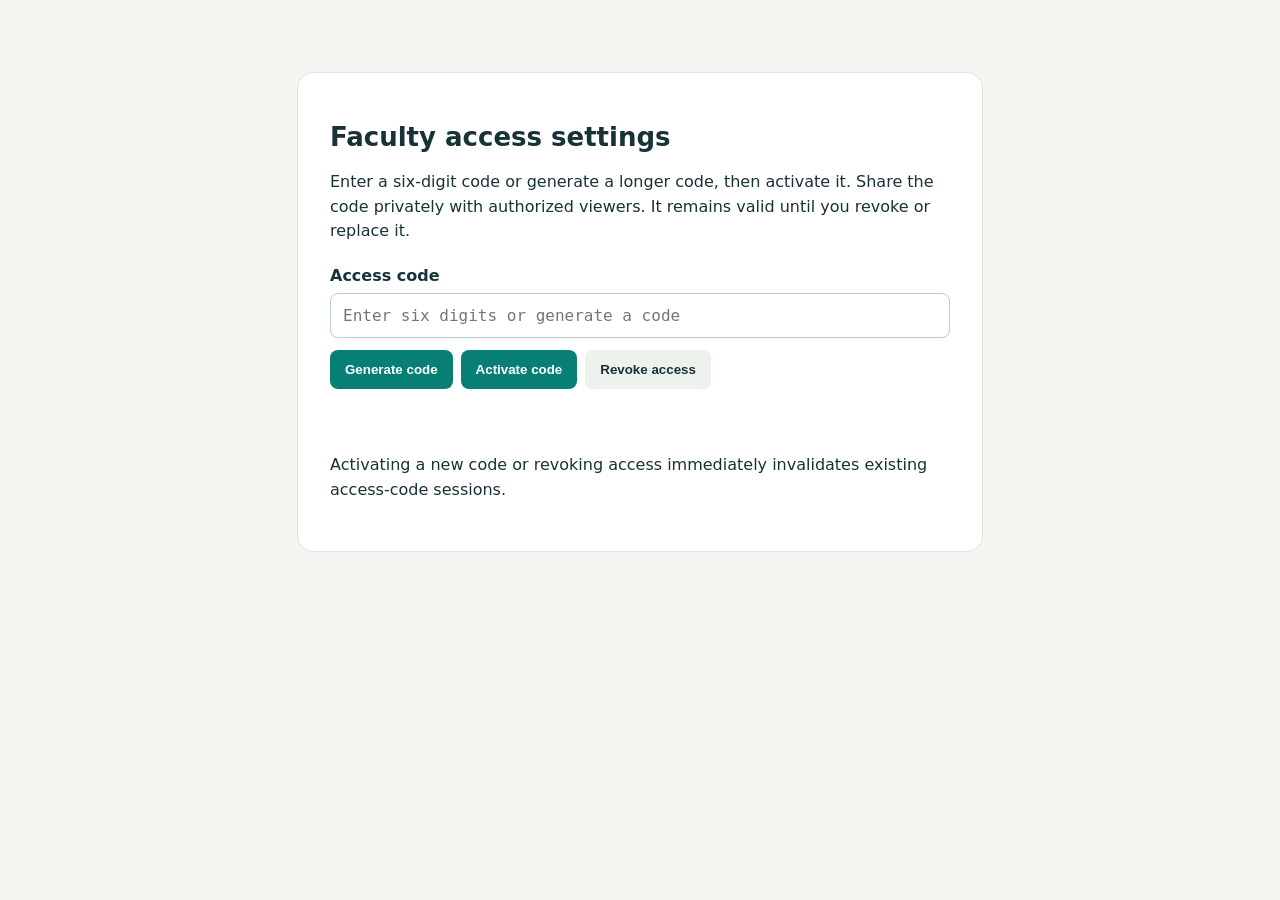
<file: student-grade-hub/apps-script/leadership/Setup.html>
<!doctype html><html lang="en"><head><meta charset="utf-8"><meta name="viewport" content="width=device-width,initial-scale=1"><base target="_top"><title>Faculty access settings</title><style>body{font:16px system-ui,sans-serif;background:#f4f6f2;color:#173337;margin:0}.card{max-width:620px;margin:8vh auto;padding:32px;border:1px solid #dce5de;border-radius:16px;background:white}h1{font-size:26px}p{line-height:1.55}label{display:block;font-weight:700;margin:22px 0 8px}input{box-sizing:border-box;width:100%;padding:12px;border:1px solid #bdcfc7;border-radius:8px;font:16px monospace}button{background:#087f75;color:white;border:0;border-radius:8px;padding:12px 15px;font-weight:700;cursor:pointer;margin:12px 8px 0 0}.secondary{background:#edf2ec;color:#173337}#msg{min-height:2em;color:#355f53}@media(max-width:680px){.card{margin:16px;padding:22px}}</style></head><body><main class="card"><h1>Faculty access settings</h1><p>Enter a six-digit code or generate a longer code, then activate it. Share the code privately with authorized viewers. It remains valid until you revoke or replace it.</p><label for="code">Access code</label><input id="code" type="password" autocomplete="new-password" placeholder="Enter six digits or generate a code"><button id="generate" type="button">Generate code</button><button id="activate" type="button" disabled>Activate code</button><button id="revoke" type="button" class="secondary">Revoke access</button><p id="msg" role="status" aria-live="polite"></p><p>Activating a new code or revoking access immediately invalidates existing access-code sessions.</p></main><script>
const code=document.getElementById('code'),message=document.getElementById('msg'),activate=document.getElementById('activate');
code.addEventListener('input',()=>{activate.disabled=!/^(?:[0-9]{6}|[A-Za-z0-9_-]{32})$/.test(code.value);message.textContent='';});
document.getElementById('generate').addEventListener('click',()=>{if(!window.crypto?.getRandomValues){message.textContent='A secure browser is required to generate the code.';return;}const bytes=new Uint8Array(32);crypto.getRandomValues(bytes);const alphabet='ABCDEFGHIJKLMNOPQRSTUVWXYZabcdefghijklmnopqrstuvwxyz0123456789-_';code.type='text';code.value=Array.from(bytes,n=>alphabet[n&63]).join('');activate.disabled=false;message.textContent='Copy this code before activating it. It cannot be recovered later.';});
activate.addEventListener('click',()=>{if(!code.value)return;activate.disabled=true;message.textContent='Activating…';google.script.run.withSuccessHandler(()=>{code.value='';code.type='password';message.textContent='Access is active. Keep the code private and share it with authorized viewers.';}).withFailureHandler(e=>{activate.disabled=false;message.textContent=e.message||'Could not activate access.';}).configureLeadershipAccess(code.value);});
document.getElementById('revoke').addEventListener('click',()=>{message.textContent='Revoking…';google.script.run.withSuccessHandler(()=>{code.value='';activate.disabled=true;message.textContent='Faculty Dashboard and existing sessions are revoked.';}).withFailureHandler(e=>{message.textContent=e.message||'Could not revoke access.';}).revokeLeadershipAccess();});
</script></body></html>
</file>
<file: student-grade-hub/site/portal.css>
:root{--ink:#173337;--muted:#647677;--teal:#087f75;--lime:#daed9f;--paper:#f4f6f2;--border:#dae3dc}*{box-sizing:border-box}body{margin:0;background:var(--paper);color:var(--ink);font-family:Inter,ui-sans-serif,system-ui,-apple-system,"Segoe UI",sans-serif}.portal-shell{width:min(1100px,calc(100% - 48px));margin:auto}.portal-header{display:flex;justify-content:space-between;align-items:center;padding:29px 0;border-bottom:1px solid var(--border)}a{color:inherit;text-decoration:none}.brand{display:flex;align-items:center;gap:13px;font-size:12px;font-weight:800;letter-spacing:1.1px}.brand-symbol{display:grid;place-items:center;width:43px;height:47px;border-radius:10px;background:var(--ink);color:var(--lime);font-size:28px;font-weight:500}.brand small{display:block;font-size:12px;font-weight:400;letter-spacing:0;color:var(--muted);margin-top:5px}.course-tag{font-size:10px;letter-spacing:1.4px;color:var(--muted);font-weight:650}.welcome{padding:56px 0 30px}.eyebrow{margin:0 0 18px;font-size:10px;letter-spacing:2px;font-weight:750;color:var(--teal)}h1{font-size:clamp(34px,4.9vw,56px);line-height:1.12;letter-spacing:-2px;margin:0 0 20px;font-weight:750}h1 span{color:var(--teal)}.intro{font-size:15px;line-height:1.65;color:var(--muted);margin:0}.dashboard-options{display:grid;grid-template-columns:1fr 1fr;gap:24px;padding:8px 0}.dashboard-card{display:flex;flex-direction:column;background:white;border:1px solid var(--border);border-radius:17px;padding:28px 30px 0;transition:transform .15s,border-color .15s,box-shadow .15s}.dashboard-card:hover{transform:translateY(-4px);border-color:#8dbeb1;box-shadow:0 10px 25px #183c3310}.dashboard-card:focus-visible,.brand:focus-visible{outline:3px solid var(--teal);outline-offset:5px}.card-top{display:flex;align-items:center;justify-content:space-between;margin-bottom:23px}.card-icon{width:51px;height:51px;background:#e5f3ed;border-radius:12px;padding:9px;color:var(--teal)}.card-icon svg{width:100%;height:100%;stroke:currentColor;stroke-width:1.8;stroke-linecap:round;stroke-linejoin:round}.role{font-size:9px;letter-spacing:1.6px;color:var(--muted);font-weight:700}h2{margin:0 0 12px;font-size:27px;letter-spacing:-.8px}.dashboard-card p{margin:0;color:var(--muted);font-size:13px;line-height:1.7;max-width:390px}.dashboard-card ul{list-style:none;padding:0;margin:23px 0 28px;display:grid;gap:11px;font-size:12px}.dashboard-card li{display:flex;align-items:center;gap:10px}.dashboard-card li:before{content:"";flex:0 0 5px;height:5px;border-radius:50%;background:var(--teal)}.card-bottom{margin-top:auto;border-top:1px solid var(--border);padding:21px 0;display:flex;justify-content:space-between;align-items:center;font-size:12px;font-weight:700}.card-bottom small{display:block;font-weight:400;font-size:10px;margin-top:5px;color:var(--muted)}.arrow{font-size:22px;font-weight:400}.faculty-card{background:var(--ink);border-color:var(--ink);color:white}.faculty-card .card-icon{background:#d9ed9c;color:var(--ink)}.faculty-card p,.faculty-card .role{color:#b6ccc8}.faculty-card .card-bottom{border-color:#395558}.faculty-card .card-bottom small{color:#a2bfba}.faculty-card li:before{background:var(--lime)}.portal-note{display:flex;align-items:center;gap:18px;padding:36px 0}.note-line{width:3px;height:39px;background:var(--teal);border-radius:2px}.portal-note p{margin:0;font-size:12px;line-height:1.8;color:var(--muted)}.portal-note strong{font-weight:500;color:var(--ink)}footer{padding:23px 0 30px;border-top:1px solid var(--border);display:flex;justify-content:space-between;gap:12px;color:var(--muted);font-size:9px;letter-spacing:1px}@media(max-width:650px){.portal-shell{width:calc(100% - 32px)}.portal-header{padding:22px 0}.course-tag{font-size:8px;letter-spacing:.5px}.welcome{padding:38px 0 25px}h1{letter-spacing:-1.3px}.intro{font-size:14px}.dashboard-options{grid-template-columns:1fr;gap:18px}.dashboard-card{padding:25px 23px 0}h2{font-size:25px}.portal-note{padding:29px 0}footer{font-size:8px;flex-wrap:wrap}}@media(prefers-reduced-motion:reduce){.dashboard-card{transition:none}.dashboard-card:hover{transform:none}}
</file>
<file: student-grade-hub/site/styles.css>
:root { --ink:#182335; --muted:#64748b; --paper:#f6f8fc; --panel:#fff; --brand:#294fa3; --brand-soft:#e7edff; --green:#147a54; --green-soft:#e5f8ee; --amber:#9a6204; --amber-soft:#fff3d9; --line:#dce3ef; }
* { box-sizing:border-box; }
body { margin:0; font-family:Inter,ui-sans-serif,system-ui,-apple-system,"Segoe UI",sans-serif; background:var(--paper); color:var(--ink); }
.shell { width:min(1120px, calc(100% - 32px)); margin:0 auto; padding:56px 0 80px; }
.hero { max-width:720px; }
.eyebrow { margin:0 0 7px; color:var(--brand); font-size:.77rem; font-weight:750; letter-spacing:.09em; text-transform:uppercase; }
h1,h2,h3,h4,p { margin-top:0; } h1 { margin-bottom:12px; font-size:clamp(2rem,5vw,3.4rem); letter-spacing:-.045em; } h2 { margin-bottom:7px; font-size:clamp(1.45rem,3vw,2.2rem); letter-spacing:-.035em; } h3 { margin-bottom:0; font-size:1.2rem; } h4 { margin:0; font-size:1rem; }
.intro,.muted { color:var(--muted); line-height:1.55; }.intro { font-size:1.08rem; }
.lookup-form { margin-top:26px; }.lookup-form label { display:block; margin-bottom:8px; font-size:.9rem; font-weight:700; }.lookup-row { display:flex; gap:10px; }.lookup-row input { min-width:0; flex:1; border:1px solid var(--line); border-radius:10px; padding:13px 14px; color:var(--ink); font:inherit; }.lookup-row input:focus { outline:3px solid #cbd8ff; border-color:var(--brand); }.lookup-row button { border:0; border-radius:10px; background:var(--brand); color:white; cursor:pointer; font:700 .95rem inherit; padding:0 18px; }.lookup-row button:hover { background:#1f428f; }
.status-message { min-height:20px; margin:12px 0 0; color:var(--muted); }.status-message.error { color:#b42318; }.hidden { display:none; }
.report { margin-top:52px; }.student-header { display:flex; justify-content:space-between; gap:24px; align-items:start; }.score-card { min-width:168px; padding:18px 20px; border-radius:14px; background:var(--brand); color:white; }.score-card span,.score-card small { display:block; opacity:.84; font-size:.8rem; }.score-card strong { display:block; margin:5px 0 0; font-size:2.3rem; letter-spacing:-.06em; }
.summary-grid { display:grid; grid-template-columns:repeat(3,1fr); gap:14px; margin:26px 0; }.metric,.panel,.activity-card { background:var(--panel); border:1px solid var(--line); border-radius:14px; }.metric { padding:18px; }.metric span { color:var(--muted); font-size:.85rem; }.metric strong { display:block; margin-top:4px; font-size:1.8rem; }.metric.success { border-left:4px solid var(--green); }.metric.warning { border-left:4px solid #d89720; }
.panel { padding:24px; margin-top:18px; }.panel-heading { display:flex; align-items:start; justify-content:space-between; gap:16px; }.scale { color:var(--muted); font-size:.85rem; }.chart { margin-top:20px; overflow-x:auto; }.chart svg { display:block; width:100%; min-width:620px; }.grid-line { stroke:var(--line); stroke-width:1; }.axis-label { fill:var(--muted); font-size:11px; }.score-line { fill:none; stroke:var(--brand); stroke-width:3; stroke-linejoin:round; stroke-linecap:round; }.score-dot { stroke:white; stroke-width:2; }.score-dot.on-time { fill:#16834f; }.score-dot.late { fill:#d39500; }.score-dot.missing { fill:#c62828; }
.chart-legend { display:flex; flex-wrap:wrap; gap:16px; margin-top:18px; color:var(--muted); font-size:.82rem; }.chart-legend span { display:inline-flex; align-items:center; gap:6px; }.legend-dot { display:inline-block; width:10px; height:10px; border-radius:50%; }.legend-dot.on-time { background:#16834f; }.legend-dot.late { background:#d39500; }.legend-dot.missing { background:#c62828; }
.feedback-grid { display:grid; grid-template-columns:repeat(2,minmax(0,1fr)); gap:14px; margin-top:18px; }.feedback-card { border:1px solid var(--line); border-radius:14px; padding:20px; background:var(--panel); }.feedback-card h3 { margin-bottom:10px; }.feedback-card p:last-child { margin:0; color:var(--muted); line-height:1.55; }.feedback-card.positive { border-left:4px solid var(--green); }.feedback-card.improve { border-left:4px solid #d89720; }
.activity-list { display:grid; grid-template-columns:repeat(2,minmax(0,1fr)); gap:14px; margin-top:20px; }.activity-card { padding:18px; }.activity-top { display:flex; justify-content:space-between; gap:12px; }.activity-type { margin-bottom:5px; color:var(--muted); font-size:.76rem; font-weight:700; }.activity-score { color:var(--brand); font-size:1.15rem; white-space:nowrap; }.pill { display:inline-block; margin-top:15px; border-radius:100px; padding:4px 9px; font-size:.75rem; font-weight:750; }.pill.submitted { background:var(--green-soft); color:var(--green); }.pill.late { background:var(--amber-soft); color:var(--amber); }.pill.not-submitted { background:#fde9e9; color:#b42318; }.activity-details { margin:11px 0 7px; color:var(--muted); font-size:.88rem; }.feedback { margin:0; line-height:1.48; font-size:.9rem; }
.query-intro { color:var(--muted); line-height:1.5; }.query-options { display:grid; grid-template-columns:repeat(2,minmax(0,1fr)); gap:9px; margin:18px 0; padding:0; border:0; }.query-option { display:flex; align-items:flex-start; gap:9px; padding:10px; border:1px solid var(--line); border-radius:10px; font-size:.9rem; cursor:pointer; }.query-option input { margin-top:3px; accent-color:var(--brand); } #grade-query-form textarea { width:100%; min-height:86px; margin:8px 0 12px; padding:11px; border:1px solid var(--line); border-radius:10px; font:inherit; resize:vertical; } #grade-query-form button { border:0; border-radius:10px; background:var(--brand); color:#fff; cursor:pointer; font:700 .95rem inherit; padding:11px 16px; }
@media (max-width:640px) { .shell { width:min(100% - 24px,1120px); padding-top:36px; }.lookup-row,.student-header { flex-direction:column; }.lookup-row button { min-height:46px; }.score-card { width:100%; }.summary-grid,.activity-list,.feedback-grid,.query-options { grid-template-columns:1fr; }.panel { padding:18px; } }
.score-dot.unknown { fill:#78838d; }.legend-dot.unknown { background:#78838d; }.pill.unknown { background:#edf0f2; color:#52606d; }
.portal-return { display:flex; align-items:center; justify-content:space-between; gap:16px; margin:0 0 35px; font-size:.8rem; color:var(--muted); }.portal-return a { color:var(--brand); text-decoration:none; font-weight:650; }.portal-return a:hover { text-decoration:underline; }.portal-return a:focus-visible { outline:3px solid #cbd8ff; outline-offset:4px; }

.standing-cards{display:grid;grid-template-columns:repeat(2,minmax(0,1fr));gap:12px;margin:20px 0}.standing-cards small{display:block;color:var(--muted);line-height:1.5;margin-top:8px}.standing-cards strong{font-size:1.6rem}.topic-comparisons{display:grid;grid-template-columns:repeat(2,minmax(0,1fr));gap:14px;margin-top:18px}.topic-comparison{padding:18px;border:1px solid var(--line);border-radius:12px}.topic-comparison p{margin:12px 0 6px}.topic-comparison small{display:block;color:var(--muted);margin-bottom:14px}.comparison-row{display:flex;align-items:center;gap:10px;font-size:.75rem;margin:8px 0}.comparison-row>span{width:100px}.comparison-track{flex:1;background:var(--paper);height:9px;border-radius:9px;overflow:hidden}.comparison-track>div{height:100%}.comparison-track .own{background:var(--brand)}.comparison-track .cohort{background:#93a8c6}.leaderboard-heading{margin:28px 0 18px}#student-insights select{padding:10px;border:1px solid var(--line);border-radius:8px;font:inherit;margin:8px;max-width:100%}.leaderboard-list{margin:16px 0}.leaderboard-entry{display:grid;grid-template-columns:60px 1fr auto;gap:12px;padding:13px 10px;border-bottom:1px solid var(--line);align-items:center}.leaderboard-entry.is-you{background:var(--brand-soft);border-radius:8px}.leaderboard-entry span{overflow-wrap:anywhere}@media(max-width:640px){.standing-cards,.topic-comparisons{grid-template-columns:1fr}.leaderboard-entry{grid-template-columns:40px 1fr auto;font-size:.85rem}#student-insights select{display:block;margin-left:0}}
</file>
